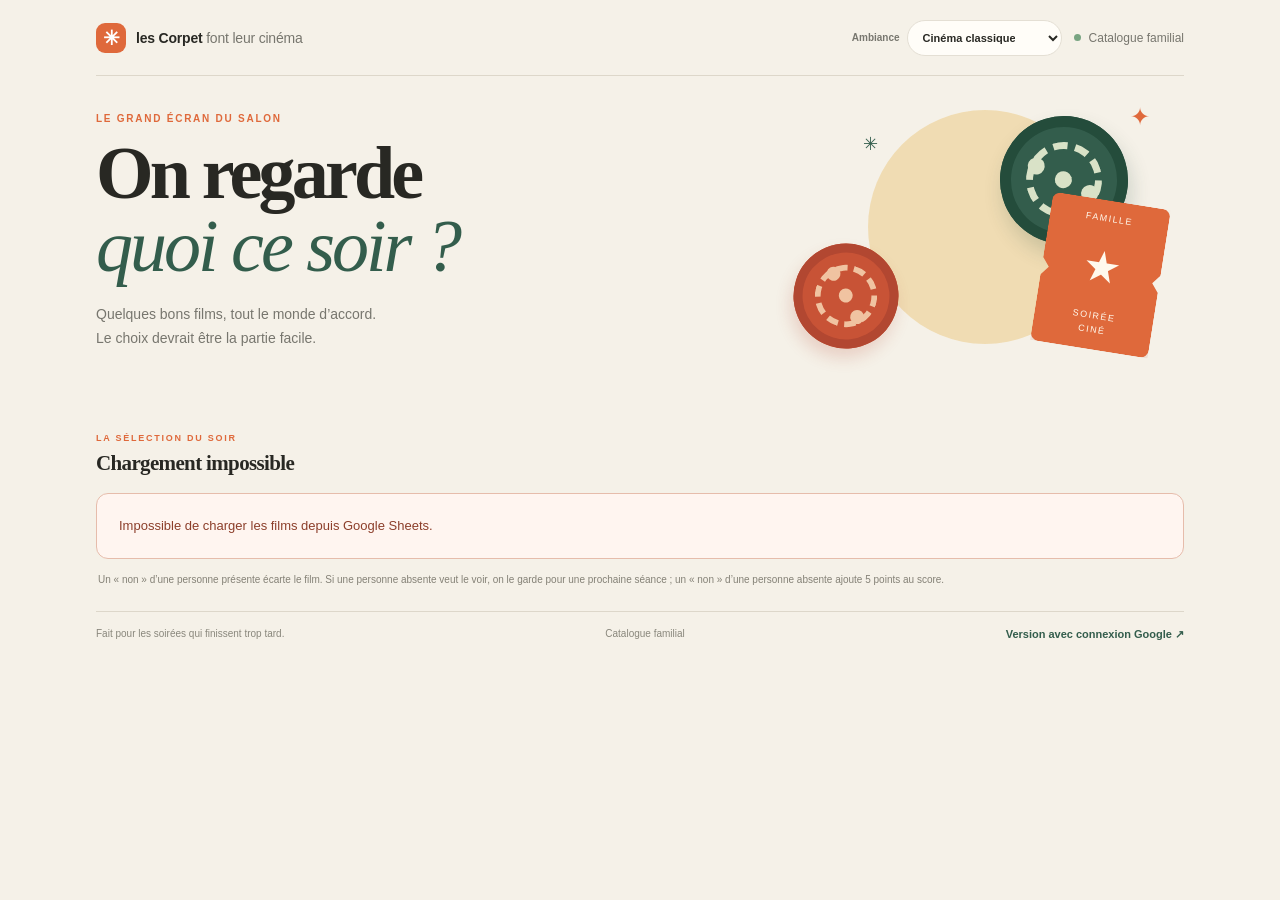
<file: index.html>
<!doctype html>
<html lang="fr">
  <head>
    <meta charset="utf-8" />
    <meta name="viewport" content="width=device-width, initial-scale=1" />
    <meta name="theme-color" content="#f5f1e8" />
    <meta name="description" content="Trouvez le film qui plaira à toute la famille pour votre prochaine soirée cinéma." />
    <meta name="apple-mobile-web-app-capable" content="yes" />
    <meta name="apple-mobile-web-app-status-bar-style" content="default" />
    <meta name="apple-mobile-web-app-title" content="Cinéma Corpet" />
    <title>Soirée cinéma en famille</title>
    <link rel="manifest" href="manifest.webmanifest" />
    <link rel="icon" href="icons/icon.svg" type="image/svg+xml" />
    <link rel="apple-touch-icon" href="icons/icon-192.png" />
    <link rel="stylesheet" href="styles.css" />
  </head>
  <body>
    <main class="page-shell">
      <header class="topbar">
        <a class="brand" href="#top" aria-label="Accueil Soirée cinéma">
          <span class="brand-mark" aria-hidden="true">✳</span>
          <span>les Corpet <span class="brand-muted">font leur cinéma</span></span>
        </a>
        <div class="topbar-actions">
          <label class="theme-picker"><span>Ambiance</span><select id="theme-select" aria-label="Choisir l’ambiance visuelle"><option value="cinema">Cinéma classique</option><option value="nuit">Séance de nuit</option><option value="retro">Rétro pellicule</option><option value="minimal">Minimaliste</option><option value="pop">Pop-corn</option><option value="foret">Forêt douce</option><option value="rose">Rose poudré</option><option value="mono">Noir et blanc</option></select></label>
          <span class="live-status"><span class="status-dot"></span><span id="source-label">Catalogue familial</span></span>
          <button id="install-app" class="install-button" type="button" hidden>Installer</button>
        </div>
      </header>

      <section class="hero" id="top">
        <div class="hero-copy">
          <p class="eyebrow">LE GRAND ÉCRAN DU SALON</p>
          <h1>On regarde <em>quoi ce soir&nbsp;?</em></h1>
          <p class="hero-note">Quelques bons films, tout le monde d’accord.<br />Le choix devrait être la partie facile.</p>
        </div>
        <div class="hero-art" aria-hidden="true">
          <div class="sun"></div>
          <div class="reel reel-one"><span></span><span></span><span></span></div>
          <div class="reel reel-two"><span></span><span></span><span></span></div>
          <div class="ticket"><span>FAMILLE</span><b>★</b><span>SOIRÉE<br />CINÉ</span></div>
          <div class="spark spark-one">✦</div><div class="spark spark-two">✳</div>
        </div>
      </section>

      <section class="controls-panel" aria-label="Choix de la soirée" aria-busy="true" inert>
        <div class="panel-heading">
          <div><p class="eyebrow">VOTRE TRIBU CE SOIR</p><h2>Qui est de la partie&nbsp;?</h2></div>
          <button id="select-all" class="text-button" type="button">Tout le monde</button>
        </div>
        <div class="people-list skeleton-people" id="people-list" aria-label="Personnes présentes">
          <span class="skeleton-chip" style="--chip-width: 104px"></span>
          <span class="skeleton-chip" style="--chip-width: 88px"></span>
          <span class="skeleton-chip" style="--chip-width: 116px"></span>
          <span class="skeleton-chip" style="--chip-width: 94px"></span>
          <span class="skeleton-chip" style="--chip-width: 108px"></span>
          <span class="skeleton-chip" style="--chip-width: 84px"></span>
          <span class="skeleton-chip" style="--chip-width: 100px"></span>
        </div>
        <p class="shortcut-hint" id="shortcut-hint">Raccourcis clavier : appuie sur la lettre affichée pour ajouter ou retirer une personne.</p>
        <details class="advanced-options">
          <summary>Plus d’options</summary>
          <div class="filters">
          <label class="filter search-filter"><span>RECHERCHER</span><input id="search" type="search" placeholder="Un titre, une envie…" autocomplete="off" /></label>
          <label class="filter"><span>PLAFOND PEGI</span><select id="age-filter"><option value="auto" selected>Automatique</option><option value="6">6 ans</option><option value="10">10 ans</option><option value="12">12 ans</option><option value="16">16 ans</option><option value="18">18 ans</option><option value="99">Sans limite</option></select></label>
          <label class="filter"><span>DURÉE MAX.</span><select id="duration-filter"><option value="999">Sans limite</option><option value="90">1 h 30</option><option value="120">2 h</option><option value="150" selected>2 h 30</option><option value="180">3 h</option></select></label>
          <label class="filter"><span>GENRE</span><select id="genre-filter"><option value="">Tous les genres</option></select></label>
          <label class="filter"><span>À VOIR</span><select id="watched-filter"><option value="unseen" selected>Pas encore vus</option><option value="all">Tout le catalogue</option><option value="seen">Déjà vus</option></select></label>
          </div>
        </details>
      </section>

      <section class="results-section" aria-busy="true">
        <div class="results-heading">
          <div><p class="eyebrow">LA SÉLECTION DU SOIR</p><h2 id="results-title">Les favoris de la famille</h2></div>
          <p class="result-count loading-count" id="result-count" aria-live="polite"><span>Chargement des films…</span><span class="skeleton-count" aria-hidden="true"></span></p>
        </div>
        <div class="film-grid skeleton-grid" id="film-grid" aria-live="polite" aria-label="Chargement des films">
          <article class="skeleton-card" aria-hidden="true"><span class="skeleton-line skeleton-rank"></span><span class="skeleton-line skeleton-score"></span><span class="skeleton-line skeleton-title"></span><span class="skeleton-line skeleton-subtitle"></span><span class="skeleton-pills"><i></i><i></i><i></i></span><span class="skeleton-divider"></span><span class="skeleton-line skeleton-votes"></span><span class="skeleton-line skeleton-action"></span></article>
          <article class="skeleton-card" aria-hidden="true"><span class="skeleton-line skeleton-rank"></span><span class="skeleton-line skeleton-score"></span><span class="skeleton-line skeleton-title"></span><span class="skeleton-line skeleton-subtitle"></span><span class="skeleton-pills"><i></i><i></i><i></i></span><span class="skeleton-divider"></span><span class="skeleton-line skeleton-votes"></span><span class="skeleton-line skeleton-action"></span></article>
          <article class="skeleton-card" aria-hidden="true"><span class="skeleton-line skeleton-rank"></span><span class="skeleton-line skeleton-score"></span><span class="skeleton-line skeleton-title"></span><span class="skeleton-line skeleton-subtitle"></span><span class="skeleton-pills"><i></i><i></i><i></i></span><span class="skeleton-divider"></span><span class="skeleton-line skeleton-votes"></span><span class="skeleton-line skeleton-action"></span></article>
          <article class="skeleton-card" aria-hidden="true"><span class="skeleton-line skeleton-rank"></span><span class="skeleton-line skeleton-score"></span><span class="skeleton-line skeleton-title"></span><span class="skeleton-line skeleton-subtitle"></span><span class="skeleton-pills"><i></i><i></i><i></i></span><span class="skeleton-divider"></span><span class="skeleton-line skeleton-votes"></span><span class="skeleton-line skeleton-action"></span></article>
          <article class="skeleton-card" aria-hidden="true"><span class="skeleton-line skeleton-rank"></span><span class="skeleton-line skeleton-score"></span><span class="skeleton-line skeleton-title"></span><span class="skeleton-line skeleton-subtitle"></span><span class="skeleton-pills"><i></i><i></i><i></i></span><span class="skeleton-divider"></span><span class="skeleton-line skeleton-votes"></span><span class="skeleton-line skeleton-action"></span></article>
          <article class="skeleton-card" aria-hidden="true"><span class="skeleton-line skeleton-rank"></span><span class="skeleton-line skeleton-score"></span><span class="skeleton-line skeleton-title"></span><span class="skeleton-line skeleton-subtitle"></span><span class="skeleton-pills"><i></i><i></i><i></i></span><span class="skeleton-divider"></span><span class="skeleton-line skeleton-votes"></span><span class="skeleton-line skeleton-action"></span></article>
        </div>
        <div class="empty-state" id="empty-state" hidden>
          <span>🍿</span><h3>Pas encore de film dans le fauteuil.</h3><p>Élargissez un filtre ou choisissez d’autres personnes pour cette séance.</p>
        </div>
        <p class="footnote">Un « non » d’une personne présente écarte le film. Si une personne absente veut le voir, on le garde pour une prochaine séance ; un « non » d’une personne absente ajoute 5 points au score.</p>
      </section>
      <footer>
        <span class="footer-note">Fait pour les soirées qui finissent trop tard.</span>
        <span id="catalogue-meta">Catalogue familial</span>
        <a class="spreadsheet-link" id="spreadsheet-link" target="_blank" rel="noopener noreferrer" hidden>Google Sheet ↗</a>
        <a class="spreadsheet-link" href="https://script.google.com/macros/s/AKfycbxDvLP84Muu9USOK2tMRv-9JPnbfpCKmprKyLczCS00R6gN8yA4ZY8S9ZYzGikZMUY9xQ/exec" target="_blank" rel="noopener noreferrer">Version avec connexion Google ↗</a>
      </footer>
    </main>
    <script src="config.js"></script>
    <script src="app.js"></script>
    <script>
      if ("serviceWorker" in navigator) {
        window.addEventListener("load", () => navigator.serviceWorker.register("./sw.js").catch(() => {}));
      }
    </script>
  </body>
</html>
</file>
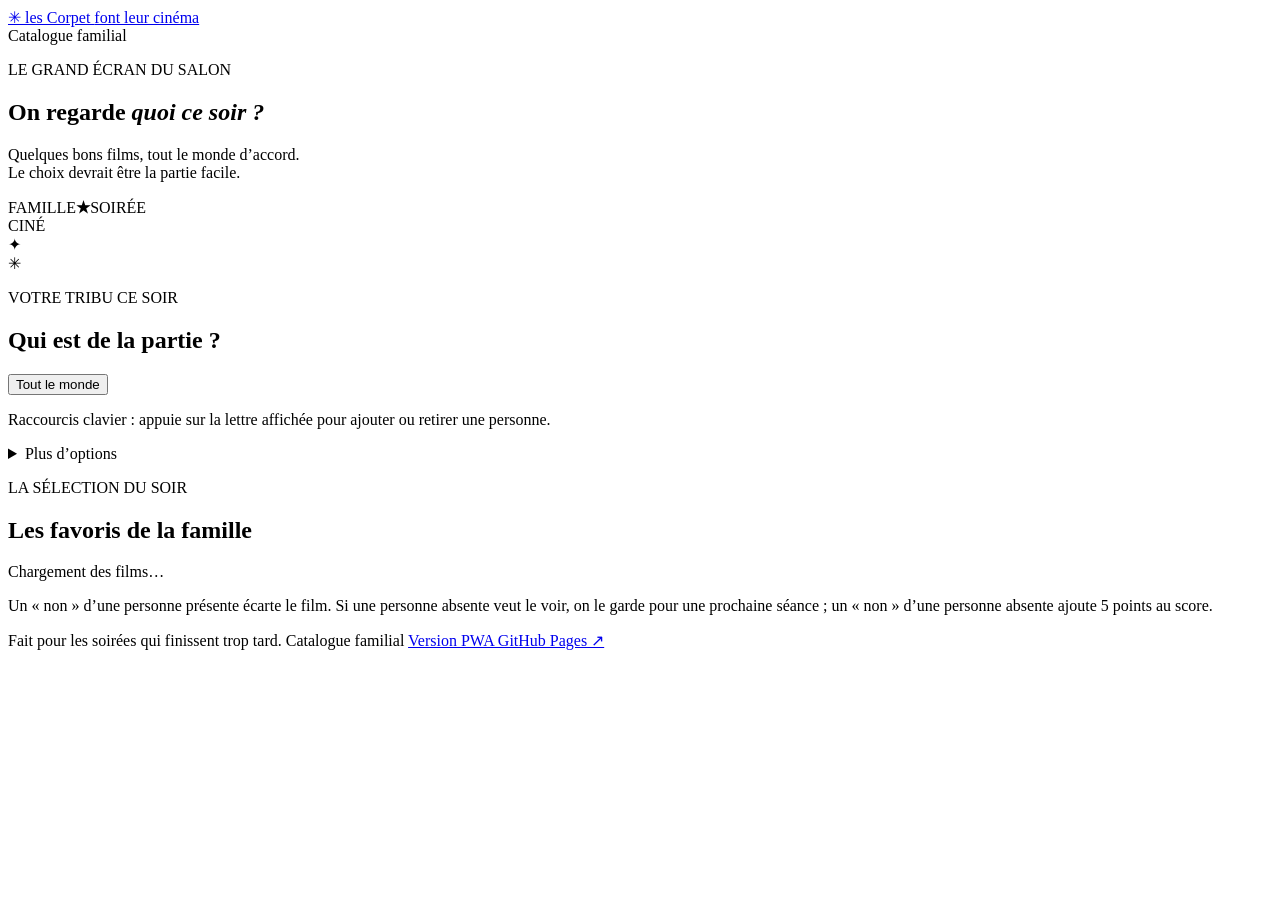
<file: apps-script/Index.html>
<!doctype html>
<html lang="fr">
  <head>
    <meta charset="utf-8" />
    <meta name="viewport" content="width=device-width, initial-scale=1" />
    <meta name="description" content="Trouvez le film qui plaira à toute la famille pour votre prochaine soirée cinéma." />
    <title>Soirée cinéma en famille</title>
    <?!= include("Styles"); ?>
  </head>
  <body>
    <main class="page-shell">
      <header class="topbar">
        <a class="brand" href="#top" aria-label="Accueil Soirée cinéma">
          <span class="brand-mark" aria-hidden="true">✳</span>
          <span>les Corpet <span class="brand-muted">font leur cinéma</span></span>
        </a>
        <div class="topbar-actions">
          <span class="live-status"><span class="status-dot"></span><span id="source-label">Catalogue familial</span></span>
          <button id="install-app" class="install-button" type="button" hidden>Installer</button>
        </div>
      </header>

      <section class="hero" id="top">
        <div class="hero-copy">
          <p class="eyebrow">LE GRAND ÉCRAN DU SALON</p>
          <h1>On regarde <em>quoi ce soir&nbsp;?</em></h1>
          <p class="hero-note">Quelques bons films, tout le monde d’accord.<br />Le choix devrait être la partie facile.</p>
        </div>
        <div class="hero-art" aria-hidden="true">
          <div class="sun"></div>
          <div class="reel reel-one"><span></span><span></span><span></span></div>
          <div class="reel reel-two"><span></span><span></span><span></span></div>
          <div class="ticket"><span>FAMILLE</span><b>★</b><span>SOIRÉE<br />CINÉ</span></div>
          <div class="spark spark-one">✦</div><div class="spark spark-two">✳</div>
        </div>
      </section>

      <section class="controls-panel" aria-label="Choix de la soirée" aria-busy="true" inert>
        <div class="panel-heading">
          <div><p class="eyebrow">VOTRE TRIBU CE SOIR</p><h2>Qui est de la partie&nbsp;?</h2></div>
          <button id="select-all" class="text-button" type="button">Tout le monde</button>
        </div>
        <div class="people-list skeleton-people" id="people-list" aria-label="Personnes présentes">
          <span class="skeleton-chip" style="--chip-width: 104px"></span>
          <span class="skeleton-chip" style="--chip-width: 88px"></span>
          <span class="skeleton-chip" style="--chip-width: 116px"></span>
          <span class="skeleton-chip" style="--chip-width: 94px"></span>
          <span class="skeleton-chip" style="--chip-width: 108px"></span>
          <span class="skeleton-chip" style="--chip-width: 84px"></span>
          <span class="skeleton-chip" style="--chip-width: 100px"></span>
        </div>
        <p class="shortcut-hint" id="shortcut-hint">Raccourcis clavier : appuie sur la lettre affichée pour ajouter ou retirer une personne.</p>
        <details class="advanced-options">
          <summary>Plus d’options</summary>
          <div class="filters">
          <label class="filter search-filter"><span>RECHERCHER</span><input id="search" type="search" placeholder="Un titre, une envie…" autocomplete="off" /></label>
          <label class="filter"><span>PLAFOND PEGI</span><select id="age-filter"><option value="auto" selected>Automatique</option><option value="6">6 ans</option><option value="10">10 ans</option><option value="12">12 ans</option><option value="16">16 ans</option><option value="18">18 ans</option><option value="99">Sans limite</option></select></label>
          <label class="filter"><span>DURÉE MAX.</span><select id="duration-filter"><option value="999">Sans limite</option><option value="90">1 h 30</option><option value="120">2 h</option><option value="150" selected>2 h 30</option><option value="180">3 h</option></select></label>
          <label class="filter"><span>GENRE</span><select id="genre-filter"><option value="">Tous les genres</option></select></label>
          <label class="filter"><span>À VOIR</span><select id="watched-filter"><option value="unseen" selected>Pas encore vus</option><option value="all">Tout le catalogue</option><option value="seen">Déjà vus</option></select></label>
          </div>
        </details>
      </section>

      <section class="results-section" aria-busy="true">
        <div class="results-heading">
          <div><p class="eyebrow">LA SÉLECTION DU SOIR</p><h2 id="results-title">Les favoris de la famille</h2></div>
          <p class="result-count loading-count" id="result-count" aria-live="polite"><span>Chargement des films…</span><span class="skeleton-count" aria-hidden="true"></span></p>
        </div>
        <div class="film-grid skeleton-grid" id="film-grid" aria-live="polite" aria-label="Chargement des films">
          <article class="skeleton-card" aria-hidden="true"><span class="skeleton-line skeleton-rank"></span><span class="skeleton-line skeleton-score"></span><span class="skeleton-line skeleton-title"></span><span class="skeleton-line skeleton-subtitle"></span><span class="skeleton-pills"><i></i><i></i><i></i></span><span class="skeleton-divider"></span><span class="skeleton-line skeleton-votes"></span><span class="skeleton-line skeleton-action"></span></article>
          <article class="skeleton-card" aria-hidden="true"><span class="skeleton-line skeleton-rank"></span><span class="skeleton-line skeleton-score"></span><span class="skeleton-line skeleton-title"></span><span class="skeleton-line skeleton-subtitle"></span><span class="skeleton-pills"><i></i><i></i><i></i></span><span class="skeleton-divider"></span><span class="skeleton-line skeleton-votes"></span><span class="skeleton-line skeleton-action"></span></article>
          <article class="skeleton-card" aria-hidden="true"><span class="skeleton-line skeleton-rank"></span><span class="skeleton-line skeleton-score"></span><span class="skeleton-line skeleton-title"></span><span class="skeleton-line skeleton-subtitle"></span><span class="skeleton-pills"><i></i><i></i><i></i></span><span class="skeleton-divider"></span><span class="skeleton-line skeleton-votes"></span><span class="skeleton-line skeleton-action"></span></article>
          <article class="skeleton-card" aria-hidden="true"><span class="skeleton-line skeleton-rank"></span><span class="skeleton-line skeleton-score"></span><span class="skeleton-line skeleton-title"></span><span class="skeleton-line skeleton-subtitle"></span><span class="skeleton-pills"><i></i><i></i><i></i></span><span class="skeleton-divider"></span><span class="skeleton-line skeleton-votes"></span><span class="skeleton-line skeleton-action"></span></article>
          <article class="skeleton-card" aria-hidden="true"><span class="skeleton-line skeleton-rank"></span><span class="skeleton-line skeleton-score"></span><span class="skeleton-line skeleton-title"></span><span class="skeleton-line skeleton-subtitle"></span><span class="skeleton-pills"><i></i><i></i><i></i></span><span class="skeleton-divider"></span><span class="skeleton-line skeleton-votes"></span><span class="skeleton-line skeleton-action"></span></article>
          <article class="skeleton-card" aria-hidden="true"><span class="skeleton-line skeleton-rank"></span><span class="skeleton-line skeleton-score"></span><span class="skeleton-line skeleton-title"></span><span class="skeleton-line skeleton-subtitle"></span><span class="skeleton-pills"><i></i><i></i><i></i></span><span class="skeleton-divider"></span><span class="skeleton-line skeleton-votes"></span><span class="skeleton-line skeleton-action"></span></article>
        </div>
        <div class="empty-state" id="empty-state" hidden>
          <span>🍿</span><h3>Pas encore de film dans le fauteuil.</h3><p>Élargissez un filtre ou choisissez d’autres personnes pour cette séance.</p>
        </div>
        <p class="footnote">Un « non » d’une personne présente écarte le film. Si une personne absente veut le voir, on le garde pour une prochaine séance ; un « non » d’une personne absente ajoute 5 points au score.</p>
      </section>
      <footer>
        <span class="footer-note">Fait pour les soirées qui finissent trop tard.</span>
        <span id="catalogue-meta">Catalogue familial</span>
        <a class="spreadsheet-link" id="spreadsheet-link" target="_blank" rel="noopener noreferrer" hidden>Google Sheet ↗</a>
        <a class="spreadsheet-link" href="https://pcorpet.github.io/films-corpet/" target="_blank" rel="noopener noreferrer">Version PWA GitHub Pages ↗</a>
      </footer>
    </main>
    <?!= include("Client"); ?>
  </body>
</html>
</file>
<file: styles.css>
:root {
  color-scheme: light;
  --ink: #282823;
  --muted: #77766e;
  --paper: #f5f1e8;
  --card: #fffdf8;
  --line: #e4dfd4;
  --orange: #df693b;
  --orange-pale: #f8e4d8;
  --green: #335d4c;
  --green-pale: #e1ece5;
  --violet: #555176;
  --shadow: 0 15px 50px #30251212;
  --accent: #df693b;
  --accent-pale: #f8e4d8;
  --shape: 17px;
  --font-body: -apple-system, BlinkMacSystemFont, "Segoe UI", sans-serif;
  --font-display: Georgia, "Times New Roman", serif;
  --title-case: none;
  --title-weight: 700;
  --title-tracking: -3.8px;
  --panel-space: 27px 30px 25px;
  --card-space: 18px 18px 15px;
  --content-gap: 13px;
  --chip-shape: 999px;
  --results-space: 41px 0 26px;
}

:root[data-theme="nuit"] { color-scheme: dark; --ink: #f4efe3; --muted: #b4ad9f; --paper: #171b25; --card: #222836; --line: #394253; --orange: #f08a62; --orange-pale: #50332f; --green: #8fc5a8; --green-pale: #2c443d; --violet: #c3b9ec; --shadow: 0 15px 50px #080b1280; --accent: #f08a62; --accent-pale: #50332f; }
:root[data-theme="retro"] { --ink: #342315; --muted: #806b51; --paper: #f1dfb8; --card: #fff3d6; --line: #d3b98e; --orange: #a8442e; --orange-pale: #f3d1b4; --green: #36543d; --green-pale: #d6dfbc; --violet: #755b82; --accent: #a8442e; --accent-pale: #f3d1b4; --shape: 5px; }
:root[data-theme="minimal"] { --ink: #242a2d; --muted: #747c80; --paper: #f4f6f5; --card: #fff; --line: #dfe4e3; --orange: #586e73; --orange-pale: #e5ecec; --green: #38666a; --green-pale: #e0eded; --violet: #625d78; --shadow: 0 8px 24px #2633390b; --accent: #586e73; --accent-pale: #e5ecec; --shape: 10px; }
:root[data-theme="pop"] { --ink: #28213b; --muted: #716a82; --paper: #fff1d8; --card: #fffdf7; --line: #edcf9f; --orange: #ec5c4d; --orange-pale: #ffe0d5; --green: #4b6fca; --green-pale: #e0e8ff; --violet: #7b55a5; --accent: #ec5c4d; --accent-pale: #ffe0d5; --shape: 22px; }
:root[data-theme="foret"] { --ink: #26372d; --muted: #718075; --paper: #e8efe4; --card: #f9fcf5; --line: #cfddcb; --orange: #b16c42; --orange-pale: #f1e0d1; --green: #42634c; --green-pale: #dce9d9; --violet: #615e78; --accent: #b16c42; --accent-pale: #f1e0d1; }
:root[data-theme="rose"] { --ink: #402d39; --muted: #887681; --paper: #f7eaf0; --card: #fff9fb; --line: #ead3df; --orange: #b65376; --orange-pale: #f6dce7; --green: #647b73; --green-pale: #e0ebe5; --violet: #745d8a; --accent: #b65376; --accent-pale: #f6dce7; }
:root[data-theme="mono"] { --ink: #202020; --muted: #727272; --paper: #ededed; --card: #fff; --line: #d2d2d2; --orange: #353535; --orange-pale: #e8e8e8; --green: #444; --green-pale: #e5e5e5; --violet: #555; --accent: #353535; --accent-pale: #e8e8e8; --shape: 3px; }

/* Chaque ambiance modifie aussi la typographie, la hiérarchie et la densité. */
:root[data-theme="nuit"] { --font-body: "Trebuchet MS", Arial, sans-serif; --font-display: "Trebuchet MS", Arial, sans-serif; --title-case: uppercase; --title-weight: 800; --title-tracking: -2.4px; --panel-space: 32px 34px; --card-space: 21px; --content-gap: 18px; --chip-shape: 8px; --results-space: 52px 0 32px; }
:root[data-theme="retro"] { --font-body: Georgia, "Times New Roman", serif; --font-display: Georgia, "Times New Roman", serif; --title-case: uppercase; --title-weight: 700; --title-tracking: 1.2px; --panel-space: 24px; --card-space: 16px; --content-gap: 10px; --chip-shape: 4px; }
:root[data-theme="minimal"] { --font-body: Arial, sans-serif; --font-display: Arial, sans-serif; --title-weight: 400; --title-tracking: -1.6px; --panel-space: 22px 24px; --card-space: 16px; --content-gap: 10px; --chip-shape: 6px; --results-space: 30px 0 20px; }
:root[data-theme="pop"] { --font-body: "Trebuchet MS", Arial, sans-serif; --font-display: "Trebuchet MS", Arial, sans-serif; --title-case: uppercase; --title-weight: 900; --title-tracking: -1px; --panel-space: 30px; --card-space: 21px 20px; --content-gap: 16px; --chip-shape: 999px; }
:root[data-theme="foret"] { --font-body: Georgia, "Times New Roman", serif; --font-display: Georgia, "Times New Roman", serif; --title-weight: 600; --title-tracking: -2.8px; --panel-space: 34px 36px 30px; --card-space: 22px; --content-gap: 16px; --chip-shape: 10px; --results-space: 50px 0 34px; }
:root[data-theme="rose"] { --font-body: "Palatino Linotype", Palatino, Georgia, serif; --font-display: "Palatino Linotype", Palatino, Georgia, serif; --title-weight: 500; --title-tracking: -3px; --panel-space: 30px 32px; --card-space: 22px 20px; --content-gap: 15px; --chip-shape: 14px; }
:root[data-theme="mono"] { --font-body: "Courier New", monospace; --font-display: "Courier New", monospace; --title-case: uppercase; --title-weight: 700; --title-tracking: 0; --panel-space: 20px; --card-space: 14px; --content-gap: 9px; --chip-shape: 2px; }

* { box-sizing: border-box; }
body {
  margin: 0;
  background: var(--paper);
  color: var(--ink);
  font-family: var(--font-body);
  -webkit-font-smoothing: antialiased;
}
.page-shell { max-width: 1160px; padding: 0 36px; margin: 0 auto; }
.topbar {
  height: 76px;
  display: flex;
  align-items: center;
  justify-content: space-between;
  border-bottom: 1px solid #ddd7ca;
}
.brand {
  display: flex;
  gap: 10px;
  align-items: center;
  text-decoration: none;
  color: var(--ink);
  font-weight: 700;
  font-size: 14px;
  letter-spacing: -.2px;
}
.brand-mark {
  width: 30px;
  height: 30px;
  border-radius: 9px;
  background: var(--orange);
  color: white;
  display: grid;
  place-items: center;
  font-size: 20px;
}
.brand-muted { font-weight: 400; color: var(--muted); }
.live-status { font-size: 12px; color: var(--muted); display: flex; align-items: center; gap: 8px; }
.topbar-actions { display: flex; align-items: center; gap: 12px; }
.theme-picker { display: flex; align-items: center; gap: 7px; color: var(--muted); font-size: 10px; font-weight: 600; }
.theme-picker select { max-width: 155px; min-height: 36px; border: 1px solid var(--line); border-radius: 999px; padding: 0 30px 0 11px; background: var(--card); color: var(--ink); font: inherit; font-size: 11px; cursor: pointer; }
.install-button { min-height: 36px; padding: 0 12px; border: 1px solid #bfd0c3; border-radius: 999px; background: var(--green-pale); color: var(--green); font: inherit; font-size: 11px; font-weight: 700; cursor: pointer; }
.install-button[hidden] { display: none; }
.status-dot { width: 7px; height: 7px; background: #78a481; border-radius: 50%; }
.hero {
  min-height: 310px;
  display: flex;
  align-items: center;
  justify-content: space-between;
  position: relative;
  overflow: hidden;
}
.hero-copy { padding: 37px 0 41px; position: relative; z-index: 2; }
.eyebrow { font-size: 10px; letter-spacing: 1.75px; font-weight: 700; color: var(--accent); margin: 0 0 13px; }
.hero h1 {
  font-family: var(--font-display);
  font-size: clamp(48px, 6vw, 74px);
  line-height: .98;
  letter-spacing: var(--title-tracking);
  margin: 0;
  font-weight: var(--title-weight);
  text-transform: var(--title-case);
}
.hero h1 em { display: block; font-weight: 400; color: var(--green); letter-spacing: -3px; }
.hero-note { color: var(--muted); font-size: 14px; line-height: 1.7; margin: 21px 0 0; }
.hero-art { height: 277px; width: 400px; position: relative; margin-right: 24px; flex: 0 0 auto; }
.sun { width: 234px; height: 234px; background: #efd6a2; border-radius: 50%; position: absolute; right: 58px; top: 15px; opacity: .75; }
.reel {
  position: absolute;
  width: 128px;
  height: 128px;
  border-radius: 50%;
  background: var(--green);
  box-shadow: inset 0 0 0 11px #244c3b, 0 12px 20px #244c3b30;
}
.reel::before { content: ""; position: absolute; inset: 26px; border: 7px dashed #d9e2c7; border-radius: 50%; }
.reel span { position: absolute; width: 17px; height: 17px; background: #d9e2c7; border-radius: 50%; left: 55px; top: 55px; }
.reel span:nth-child(2) { left: 33px; top: 34px; }
.reel span:nth-child(3) { left: 76px; top: 76px; }
.reel-one { right: 32px; top: 21px; transform: rotate(-17deg); }
.reel-two { background: #c85336; box-shadow: inset 0 0 0 11px #b24731, 0 12px 20px #b2473130; left: 22px; bottom: 12px; transform: rotate(17deg) scale(.82); }
.reel-two::before { border-color: #f0c3a1; }
.reel-two span { background: #f0c3a1; }
.ticket {
  position: absolute;
  right: 0;
  bottom: 22px;
  width: 119px;
  height: 150px;
  background: var(--accent);
  color: #fff9ed;
  display: flex;
  align-items: center;
  justify-content: space-around;
  flex-direction: column;
  transform: rotate(9deg);
  box-shadow: 0 14px 24px #ac472b35;
  border-radius: 8px;
  clip-path: polygon(0 0,100% 0,100% 44%,94% 50%,100% 56%,100% 100%,0 100%,0 56%,6% 50%,0 44%);
}
.ticket span { font-size: 9px; letter-spacing: 1.5px; text-align: center; line-height: 1.55; }
.ticket b { font-size: 37px; line-height: 1; }
.spark { position: absolute; color: var(--orange); font-size: 24px; }
.spark-one { right: 10px; top: 8px; }
.spark-two { left: 103px; top: 38px; color: var(--green); font-size: 18px; }
.controls-panel { background: var(--card); border: 1px solid var(--line); border-radius: var(--shape); padding: var(--panel-space); box-shadow: var(--shadow); }
.panel-heading, .results-heading { display: flex; align-items: flex-end; justify-content: space-between; }
.panel-heading h2, .results-heading h2 { font-family: var(--font-display); font-size: 21px; letter-spacing: -.65px; margin: 0; font-weight: var(--title-weight); text-transform: var(--title-case); }
.panel-heading .eyebrow, .results-heading .eyebrow { font-size: 9px; margin-bottom: 8px; }
.text-button { border: 0; background: none; color: var(--green); font-family: inherit; font-size: 12px; font-weight: 600; cursor: pointer; padding: 6px; }
.people-list { display: flex; flex-wrap: wrap; gap: 8px; margin-top: 20px; }
.person-chip {
  border: 1px solid var(--line);
  background: #fff;
  border-radius: var(--chip-shape);
  padding: 7px 13px 7px 8px;
  display: flex;
  align-items: center;
  gap: 8px;
  font-family: inherit;
  font-size: 12px;
  font-weight: 500;
  cursor: pointer;
  color: var(--ink);
  transition: .15s;
}
.person-chip:hover { border-color: #96ac9b; }
.person-chip[aria-pressed="true"] { background: var(--green-pale); border-color: #bed1c1; color: #294e3e; }
.person-chip .avatar { width: 21px; height: 21px; display: grid; place-items: center; border-radius: 50%; background: #d7e3d7; color: #355c4a; font-size: 10px; font-weight: 700; }
.shortcut-key { min-width: 17px; height: 19px; display: grid; place-items: center; margin-left: 1px; padding: 0 4px; border: 1px solid #d8dfd8; border-radius: 5px; background: #f7faf7; color: #607568; font-family: inherit; font-size: 9px; font-weight: 600; }
.shortcut-hint { margin: 10px 0 0; color: #86847b; font-size: 10px; }
.advanced-options { margin-top: 15px; }
.advanced-options summary { display: flex; width: fit-content; margin-inline: auto; align-items: center; gap: 8px; color: var(--muted); font-size: 12px; font-weight: 600; cursor: pointer; list-style: none; user-select: none; }
.advanced-options summary::-webkit-details-marker { display: none; }
.advanced-options summary::before { content: ""; display: block; flex: 0 0 20px; width: 20px; height: 20px; box-sizing: border-box; border: 1px solid var(--line); border-radius: 50%; background: linear-gradient(var(--green), var(--green)) center / 8px 1.5px no-repeat, linear-gradient(var(--green), var(--green)) center / 1.5px 8px no-repeat; }
.advanced-options[open] summary::before { background: linear-gradient(var(--green), var(--green)) center / 8px 1.5px no-repeat; }
.filters { display: grid; grid-template-columns: minmax(210px, 1.7fr) repeat(4, minmax(115px, 1fr)); gap: 12px; margin-top: 17px; padding-top: 17px; border-top: 1px solid #eee9df; }
.filter { display: flex; flex-direction: column; gap: 7px; min-width: 0; }
.filter > span { font-size: 8px; font-weight: 700; letter-spacing: 1.2px; color: #89877c; }
.filter input, .filter select { width: 100%; height: 40px; border: 1px solid var(--line); border-radius: 8px; padding: 0 11px; background: #fffdf9; color: var(--ink); font-family: inherit; font-size: 12px; font-weight: 500; outline: none; }
.filter input:focus, .filter select:focus { border-color: #7b9a83; box-shadow: 0 0 0 3px #78977f20; }
.results-section { padding: var(--results-space); }
.results-heading { margin-bottom: 17px; }
.result-count { font-size: 11px; color: var(--muted); margin: 0 2px 3px; }
.film-grid { display: grid; grid-template-columns: repeat(3, 1fr); gap: var(--content-gap); }
.film-card { background: var(--card); border: 1px solid var(--line); border-radius: var(--shape); padding: var(--card-space); min-height: 170px; position: relative; transition: transform .16s, box-shadow .16s; display: flex; flex-direction: column; }
.film-card:hover { transform: translateY(-2px); box-shadow: 0 10px 23px #3025120e; }
.film-card.top-pick { border-color: #d9bd85; background: #fffcf3; }
.film-card-top { display: flex; justify-content: space-between; align-items: center; gap: 8px; }
.rank { font-size: 9px; letter-spacing: 1px; color: #9a978b; font-weight: 700; }
.score-pill { background: var(--green-pale); color: var(--green); font-size: 10px; font-weight: 700; border-radius: 999px; padding: 6px 9px; white-space: nowrap; }
.film-card h3 { font-family: var(--font-display); font-size: 17px; letter-spacing: -.45px; line-height: 1.25; margin: 13px 0 8px; font-weight: var(--title-weight); text-transform: var(--title-case); }
.genre-label { color: var(--muted); font-size: 11px; margin: 0; }
.film-meta { display: flex; gap: 7px; align-items: center; flex-wrap: wrap; margin-top: 14px; }
.meta-pill { background: #f1eee7; border-radius: 5px; padding: 5px 7px; font-size: 9px; color: #65645b; }
.meta-pill.age { background: #f8e9dc; color: #955733; }
.meta-pill.availability { background: #e8eee5; color: #44634a; }
.absence-bonus { display: inline-flex; align-self: flex-start; margin: 9px 0 0; padding: 5px 8px; border-radius: 6px; background: #f4eee0; color: #79633a; font-size: 9px; line-height: 1.35; }
.card-bottom { border-top: 1px solid #efebe2; margin-top: auto; padding-top: 11px; display: flex; align-items: center; justify-content: space-between; gap: 10px; }
.votes { display: flex; gap: 4px; flex-wrap: wrap; }
.vote-dot { border-radius: 50%; width: 18px; height: 18px; display: grid; place-items: center; font-size: 9px; font-weight: 700; background: #efede7; color: #87847a; }
.vote-dot.yes { background: var(--green-pale); color: #365c47; }
.vote-dot.no { background: var(--orange-pale); color: #a7482f; }
.vote-dot.neutral { background: #eeecf5; color: var(--violet); }
.vote-dot.absent { opacity: .55; outline: 1px dashed #aaa497; outline-offset: 1px; }
.vote-dot:focus-visible { outline: 2px solid var(--green); outline-offset: 2px; }
.seen-toggle { border: 0; background: none; padding: 4px; color: #858277; font-family: inherit; font-size: 10px; font-weight: 500; cursor: pointer; white-space: nowrap; }
.seen-toggle:hover { color: var(--green); }
.seen-toggle.is-seen { color: var(--green); font-weight: 700; }
.empty-state { padding: 42px 15px; text-align: center; background: #fffdf8; border: 1px dashed #d8d2c5; border-radius: 14px; }
.empty-state > span { font-size: 25px; }
.empty-state h3 { font-size: 17px; margin: 10px 0 5px; }
.empty-state p { font-size: 12px; color: var(--muted); margin: 0; }
.footnote { font-size: 10px; color: #848176; margin: 15px 2px 0; }
footer { display: flex; justify-content: space-between; border-top: 1px solid #ddd7ca; padding: 16px 0 23px; font-size: 10px; color: #89877c; }
.spreadsheet-link { color: var(--green); font-size: 11px; font-weight: 700; text-decoration: none; }
.spreadsheet-link:hover { text-decoration: underline; }
.spreadsheet-link[hidden] { display: none; }
.error-card { grid-column: 1 / -1; padding: 22px; border: 1px solid #e6bcab; border-radius: 12px; background: #fff5f0; color: #8c3e2a; font-size: 13px; line-height: 1.6; }
.skeleton-chip, .skeleton-count, .skeleton-line, .skeleton-pills i, .skeleton-divider { background: linear-gradient(100deg, #eeeae1 20%, #f8f6f0 40%, #eeeae1 60%); background-size: 200% 100%; animation: skeleton-wave 1.35s ease-in-out infinite; }
.skeleton-chip { display: block; width: var(--chip-width, 96px); height: 35px; border-radius: 999px; }
.loading-count { display: flex; align-items: center; gap: 8px; white-space: nowrap; }
.skeleton-count { width: 36px; height: 10px; border-radius: 999px; }
.skeleton-grid { align-items: stretch; }
.skeleton-card { min-height: 170px; display: grid; grid-template-columns: 1fr auto; grid-template-rows: 12px 24px 12px 24px 1fr 1px 24px; align-items: center; column-gap: 10px; padding: 18px; background: var(--card); border: 1px solid var(--line); border-radius: 13px; }
.skeleton-line { display: block; height: 10px; border-radius: 999px; }
.skeleton-rank { grid-column: 1; grid-row: 1; width: 78px; height: 8px; }
.skeleton-score { grid-column: 2; grid-row: 1; width: 58px; height: 23px; border-radius: 999px; }
.skeleton-title { grid-column: 1 / -1; grid-row: 2; width: 72%; height: 16px; }
.skeleton-subtitle { grid-column: 1 / -1; grid-row: 3; width: 38%; height: 9px; }
.skeleton-pills { grid-column: 1 / -1; grid-row: 4; display: flex; gap: 7px; }
.skeleton-pills i { display: block; width: 42px; height: 19px; border-radius: 5px; }
.skeleton-pills i:nth-child(2) { width: 57px; }
.skeleton-pills i:nth-child(3) { width: 66px; }
.skeleton-divider { grid-column: 1 / -1; grid-row: 6; height: 1px; }
.skeleton-votes { grid-column: 1; grid-row: 7; width: 82px; height: 19px; border-radius: 999px; }
.skeleton-action { grid-column: 2; grid-row: 7; width: 78px; height: 20px; }
@keyframes skeleton-wave { to { background-position-x: -200%; } }
button:focus-visible, summary:focus-visible, a:focus-visible { outline: 3px solid #78977f; outline-offset: 3px; }

@media (max-width: 850px) {
  .page-shell { padding: 0 24px; }
  .hero-art { transform: scale(.8); transform-origin: center right; margin-right: -24px; width: 350px; }
  .filters { grid-template-columns: repeat(3, 1fr); }
  .search-filter { grid-column: span 3; }
  .film-grid { grid-template-columns: repeat(2, 1fr); }
}
@media (max-width: 600px) {
  .page-shell { padding: 0 12px; padding-bottom: env(safe-area-inset-bottom); }
  .topbar { min-height: 0; height: auto; border: 0; justify-content: flex-end; }
  .brand, .live-status { display: none; }
  .topbar-actions { justify-content: flex-end; }
  .install-button { min-height: 40px; padding-inline: 10px; }
  .hero { min-height: 0; margin: 8px 0 12px; overflow: visible; }
  .hero .eyebrow, .hero-note, .hero-art, .results-heading .eyebrow, .footnote, footer { display: none; }
  .hero-copy { width: 100%; padding: 12px 10px; border-radius: 12px; background: var(--green); color: white; text-align: center; }
  .hero h1 { font-size: clamp(20px, 6.5vw, 24px); line-height: 1.15; letter-spacing: -.8px; }
  .hero h1 em { display: inline; color: #e1ece5; letter-spacing: inherit; }
  .controls-panel { padding: 14px 12px 10px; border-radius: 13px; }
  .panel-heading .eyebrow { display: none; }
  .panel-heading, .results-heading { gap: 10px; align-items: flex-start; }
  .panel-heading h2, .results-heading h2 { font-size: 16px; line-height: 1.2; }
  .text-button { min-height: 44px; margin: -8px -7px -6px 0; white-space: nowrap; }
  .person-chip { min-height: 44px; padding: 6px 10px 6px 7px; font-size: 12px; }
  .skeleton-chip { height: 44px; }
  .shortcut-key, .shortcut-hint { display: none !important; }
  .people-list { gap: 7px; margin-top: 14px; }
  .advanced-options { margin-top: 12px; }
  .advanced-options summary { min-height: 44px; }
  .filters { grid-template-columns: 1fr 1fr; gap: 11px; margin-top: 19px; padding-top: 17px; }
  .search-filter { grid-column: span 2; }
  .filter input, .filter select { height: 46px; padding-inline: 10px; font-size: 16px; }
  .film-grid { grid-template-columns: 1fr; gap: 10px; }
  .film-card { min-height: 164px; padding: 16px; }
  .film-card h3 { font-size: 18px; }
  .seen-toggle { min-height: 44px; padding: 8px 4px 8px 10px; font-size: 11px; }
  .results-section { padding-top: 20px; }
  .results-heading { align-items: flex-end; margin-bottom: 12px; }
  .results-heading > div { min-width: 0; }
  .result-count { flex: 0 0 auto; font-size: 10px; }
  footer { display: flex; justify-content: center; border-top: 0; padding: 8px 0 18px; }
  .footer-note, #catalogue-meta { display: none; }
  .spreadsheet-link { min-height: 44px; display: inline-flex; align-items: center; padding: 0 12px; }
}

@media (max-width: 360px) {
  .hero h1 { font-size: 20px; }
  .controls-panel { padding-inline: 10px; }
  .results-heading { flex-direction: column; align-items: flex-start; gap: 6px; }
}

@media (hover: none), (pointer: coarse) {
  .shortcut-key, .shortcut-hint { display: none !important; }
}

@media (prefers-reduced-motion: reduce) {
  *, *::before, *::after { scroll-behavior: auto !important; transition-duration: .01ms !important; animation-duration: .01ms !important; animation-iteration-count: 1 !important; }
  .skeleton-chip, .skeleton-count, .skeleton-line, .skeleton-pills i, .skeleton-divider { animation: none; background: #eeeae1; }
}
</file>
